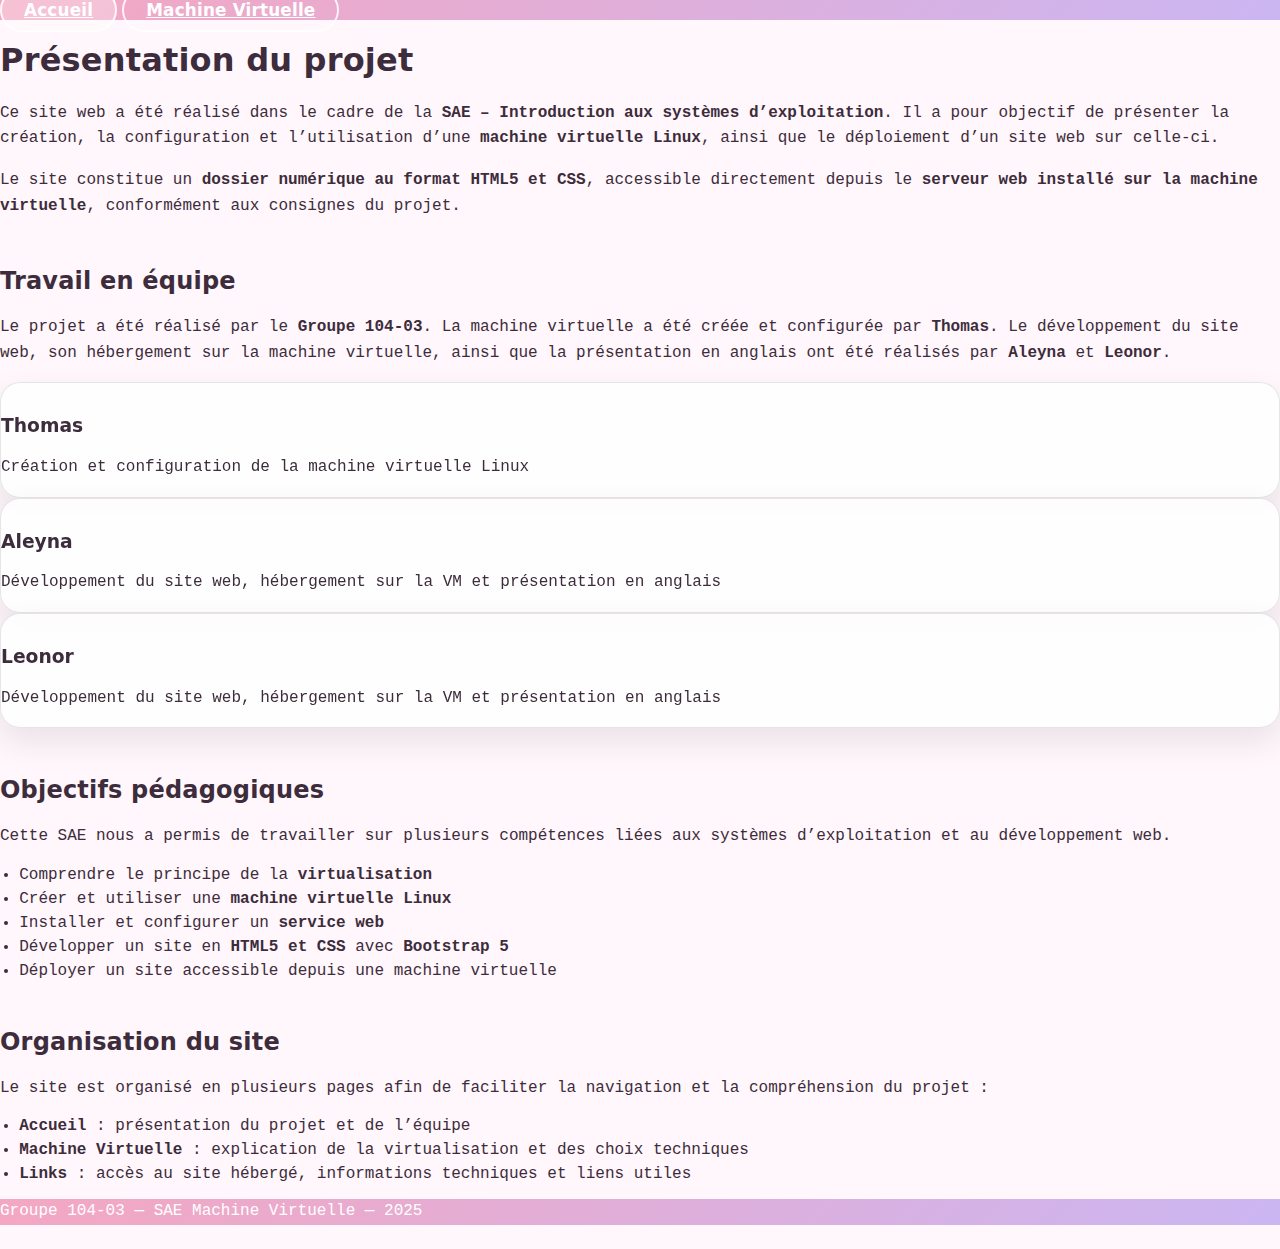
<file: index.html>
<!doctype html>
<html lang="fr">
<head>
    <meta charset="utf-8">
    <meta name="viewport" content="width=device-width, initial-scale=1">
    <title>Accueil | Groupe 104-03</title>

    <!-- Bootstrap 5 -->
    <link href="https://cdn.jsdelivr.net/npm/bootstrap@5.3.8/dist/css/bootstrap.min.css"
          rel="stylesheet"
          integrity="sha384-sRIl4kxILFvY47J16cr9ZwB07vP4J8+LH7qKQnuqkuIAvNWLzeN8tE5YBujZqJLB"
          crossorigin="anonymous">

    <link href="assets/css/style.css" rel="stylesheet">
</head>

<body>

<header class="topbar sticky-top">
    <div class="container py-3">
        <nav class="nav justify-content-center gap-3" aria-label="Navigation principale">
            <a class="nav-link nav-pill active" aria-current="page" href="index.html">Accueil</a>
            <a class="nav-link nav-pill" href="virtuelle.html">Machine Virtuelle</a>

        </nav>
    </div>
</header>


<main class="container my-5">

    <section class="mb-5">
        <h1 class="mb-3">Présentation du projet</h1>

        <p>
            Ce site web a été réalisé dans le cadre de la
            <strong>SAE – Introduction aux systèmes d’exploitation</strong>.
            Il a pour objectif de présenter la création, la configuration et l’utilisation
            d’une <strong>machine virtuelle Linux</strong>, ainsi que le déploiement d’un site web
            sur celle-ci.
        </p>

        <p>
            Le site constitue un <strong>dossier numérique au format HTML5 et CSS</strong>,
            accessible directement depuis le <strong>serveur web installé sur la machine virtuelle</strong>,
            conformément aux consignes du projet.
        </p>
    </section>

    <!-- ÉQUIPE -->
    <section class="mb-5">
        <h2 class="mb-3">Travail en équipe</h2>

        <p>
            Le projet a été réalisé par le <strong>Groupe 104-03</strong>.
            La machine virtuelle a été créée et configurée par <strong>Thomas</strong>.
            Le développement du site web, son hébergement sur la machine virtuelle,
            ainsi que la présentation en anglais ont été réalisés  par
            <strong>Aleyna</strong> et <strong>Leonor</strong>.
        </p>

        <div class="row g-3 mt-3">
            <div class="col-md-4">
                <div class="card card-soft h-100">
                    <div class="card-body">
                        <h3 class="h6 mb-1">Thomas</h3>
                        <p class="mb-0 text-muted">Création et configuration de la machine virtuelle Linux</p>
                    </div>
                </div>
            </div>

            <div class="col-md-4">
                <div class="card card-soft h-100">
                    <div class="card-body">
                        <h3 class="h6 mb-1">Aleyna</h3>
                        <p class="mb-0 text-muted">
                            Développement du site web, hébergement sur la VM et présentation en anglais
                        </p>
                    </div>
                </div>
            </div>

            <div class="col-md-4">
                <div class="card card-soft h-100">
                    <div class="card-body">
                        <h3 class="h6 mb-1">Leonor</h3>
                        <p class="mb-0 text-muted">
                            Développement du site web, hébergement sur la VM et présentation en anglais
                        </p>
                    </div>
                </div>
            </div>
        </div>
    </section>

    <!-- OBJECTIFS -->
    <section class="mb-5">
        <h2 class="mb-3">Objectifs pédagogiques</h2>

        <p>
            Cette SAE nous a permis de travailler sur plusieurs compétences liées aux
            systèmes d’exploitation et au développement web.
        </p>

        <ul>
            <li>Comprendre le principe de la <strong>virtualisation</strong></li>
            <li>Créer et utiliser une <strong>machine virtuelle Linux</strong></li>
            <li>Installer et configurer un <strong>service web</strong></li>
            <li>Développer un site en <strong>HTML5 et CSS</strong> avec <strong>Bootstrap 5</strong></li>
            <li>Déployer un site accessible depuis une machine virtuelle</li>
        </ul>
    </section>

    <!-- ORGANISATION -->
    <section class="mb-5">
        <h2 class="mb-3">Organisation du site</h2>

        <p>
            Le site est organisé en plusieurs pages afin de faciliter la navigation
            et la compréhension du projet :
        </p>

        <ul>
            <li><strong>Accueil</strong> : présentation du projet et de l’équipe</li>
            <li><strong>Machine Virtuelle</strong> : explication de la virtualisation et des choix techniques</li>
            <li><strong>Links</strong> : accès au site hébergé, informations techniques et liens utiles</li>
        </ul>
    </section>


</main>

<footer class="footer py-4">
    <div class="container text-center">
        <p class="mb-0 text-muted">Groupe 104-03 — SAE Machine Virtuelle — 2025</p>
    </div>
</footer>

<!-- Bootstrap JS -->
<script src="https://cdn.jsdelivr.net/npm/bootstrap@5.3.8/dist/js/bootstrap.bundle.min.js"
        integrity="sha384-FKyoEForCGlyvwx9Hj09JcYn3nv7wiPVlz7YYwJrWVcXK/BmnVDxM+D2scQbITxI"
        crossorigin="anonymous"></script>

</body>
</html>
</file>
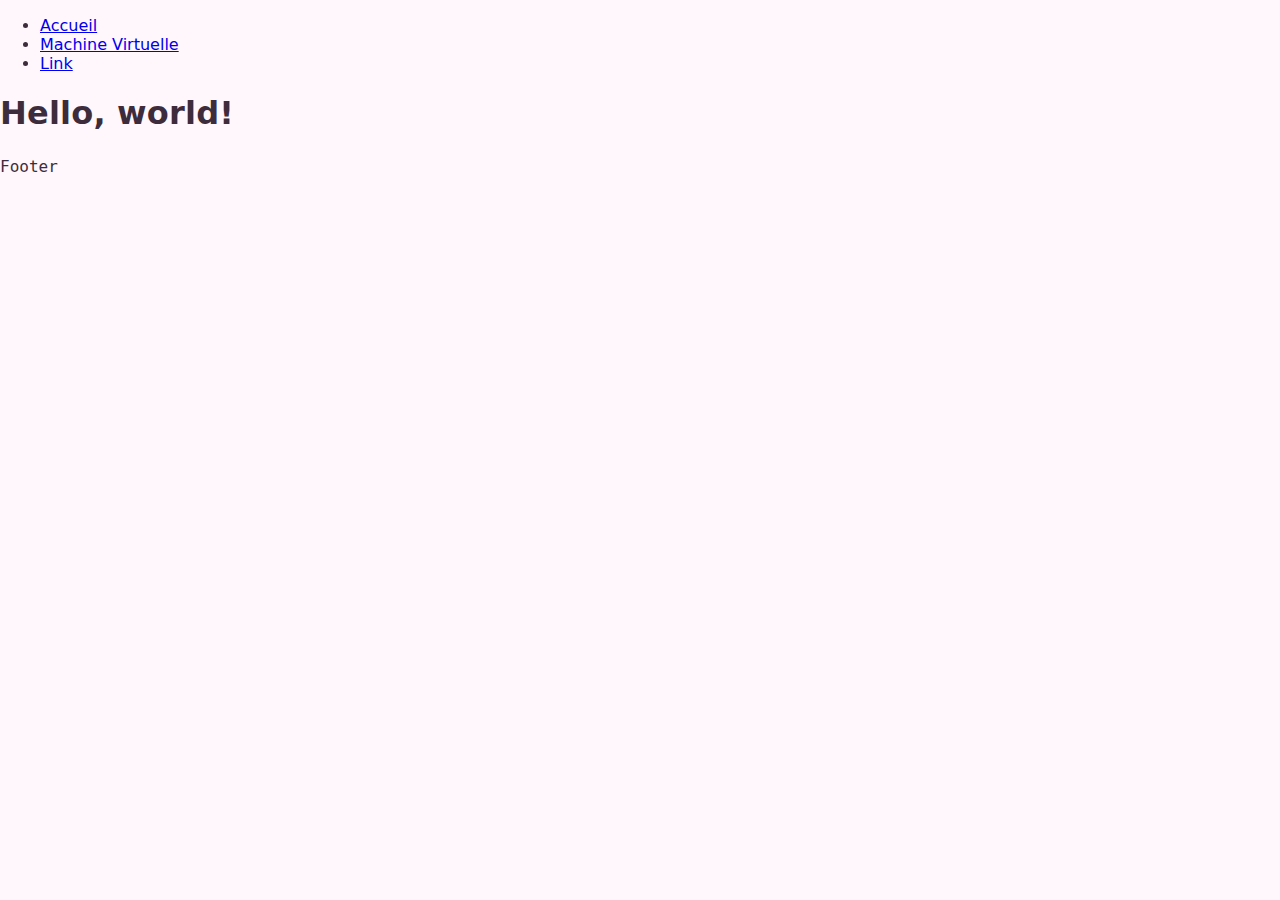
<file: vide.html>
<!doctype html>
<html lang="en">
<head>
    <meta charset="utf-8">
    <meta name="viewport" content="width=device-width, initial-scale=1">
    <title>... | Groupe 104-03</title>
    <link href="https://cdn.jsdelivr.net/npm/bootstrap@5.3.8/dist/css/bootstrap.min.css" rel="stylesheet" integrity="sha384-sRIl4kxILFvY47J16cr9ZwB07vP4J8+LH7qKQnuqkuIAvNWLzeN8tE5YBujZqJLB" crossorigin="anonymous">
    <link href="assets/css/style.css" rel="stylesheet">
</head>

<body>
<script src="https://cdn.jsdelivr.net/npm/bootstrap@5.3.8/dist/js/bootstrap.bundle.min.js" integrity="sha384-FKyoEForCGlyvwx9Hj09JcYn3nv7wiPVlz7YYwJrWVcXK/BmnVDxM+D2scQbITxI" crossorigin="anonymous"></script>

<header>
    <ul class="nav justify-content-center">
        <li class="nav-item">
            <a class="nav-link" href="index.html">Accueil</a>
        </li>
        <li class="nav-item">
            <a class="nav-link" href="virtuelle.html">Machine Virtuelle</a>
        </li>
        <li class="nav-item">
            <a class="nav-link active" aria-current="page" href="vide.html">Link</a>
    </ul>
</header>
<main>
    <h1>Hello, world!</h1>
</main>
<footer>
    <p>Footer</p>
</footer>

</body>
</html>
</file>
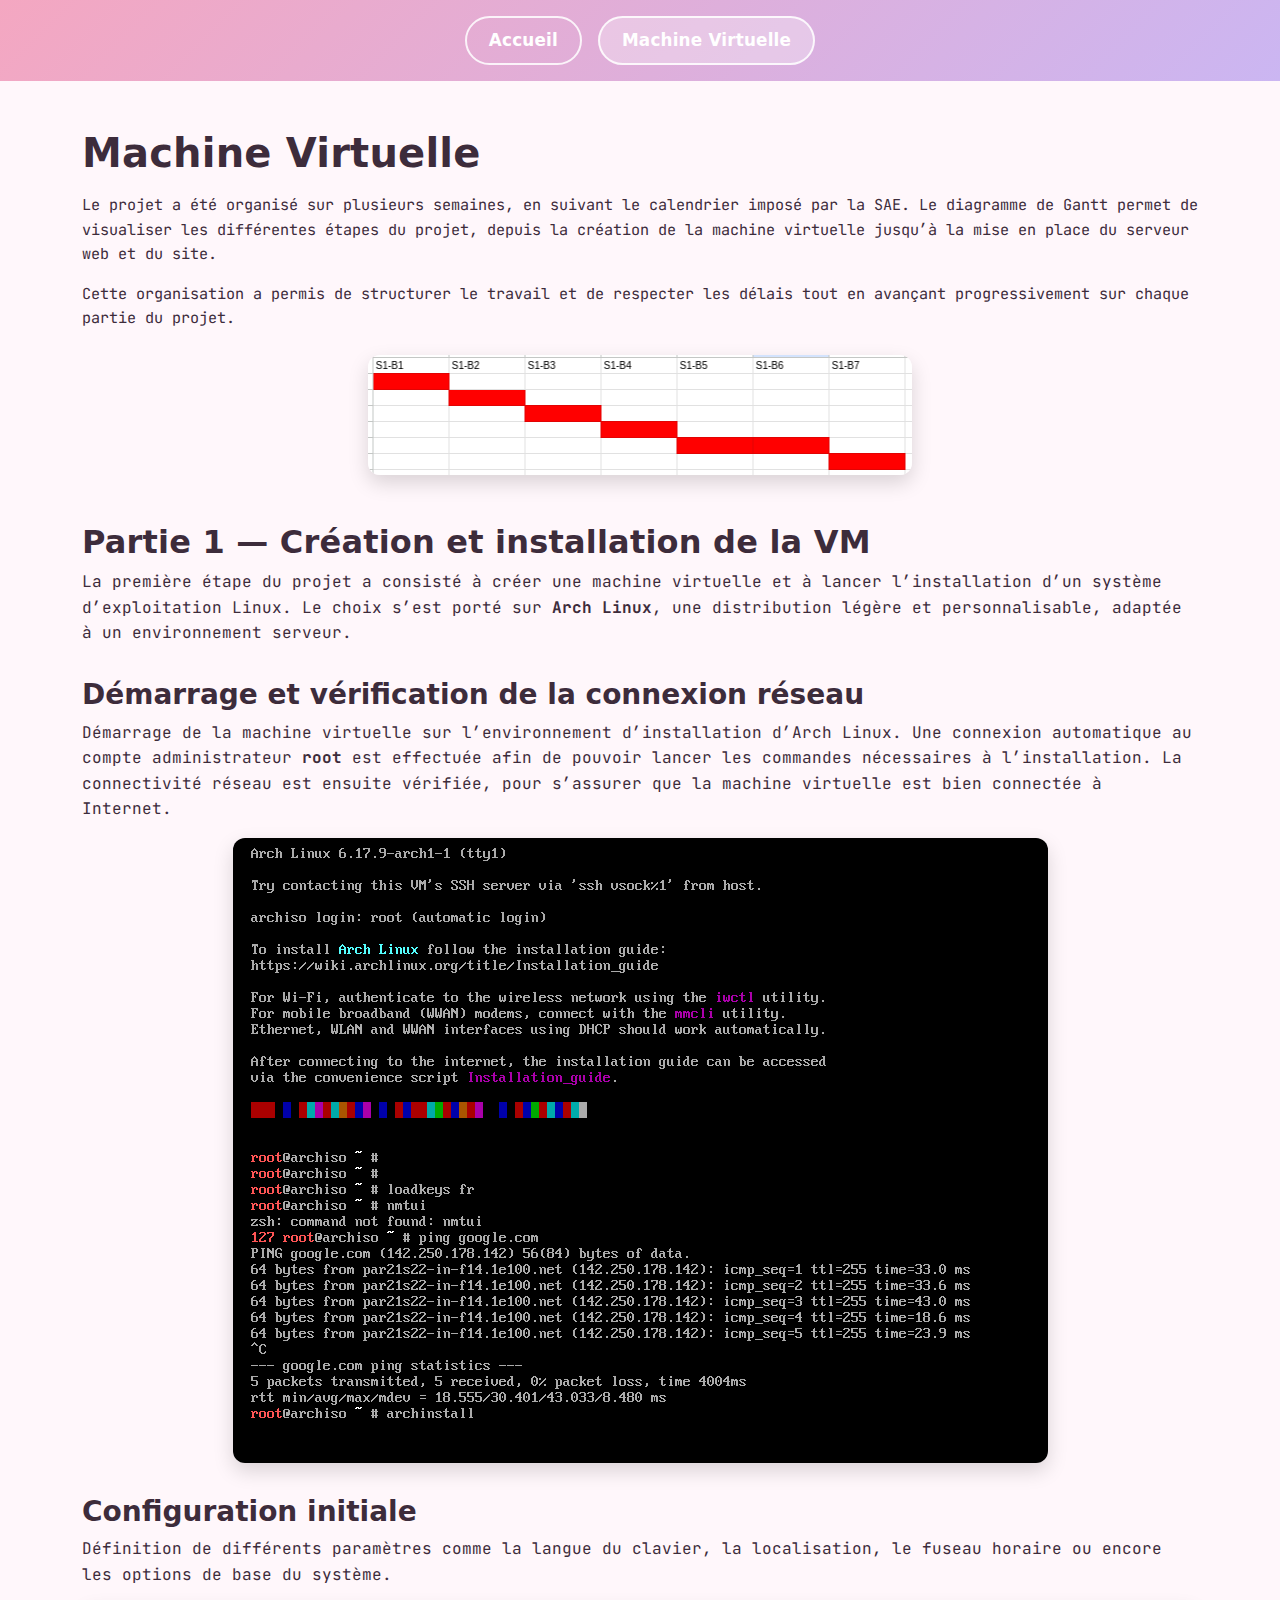
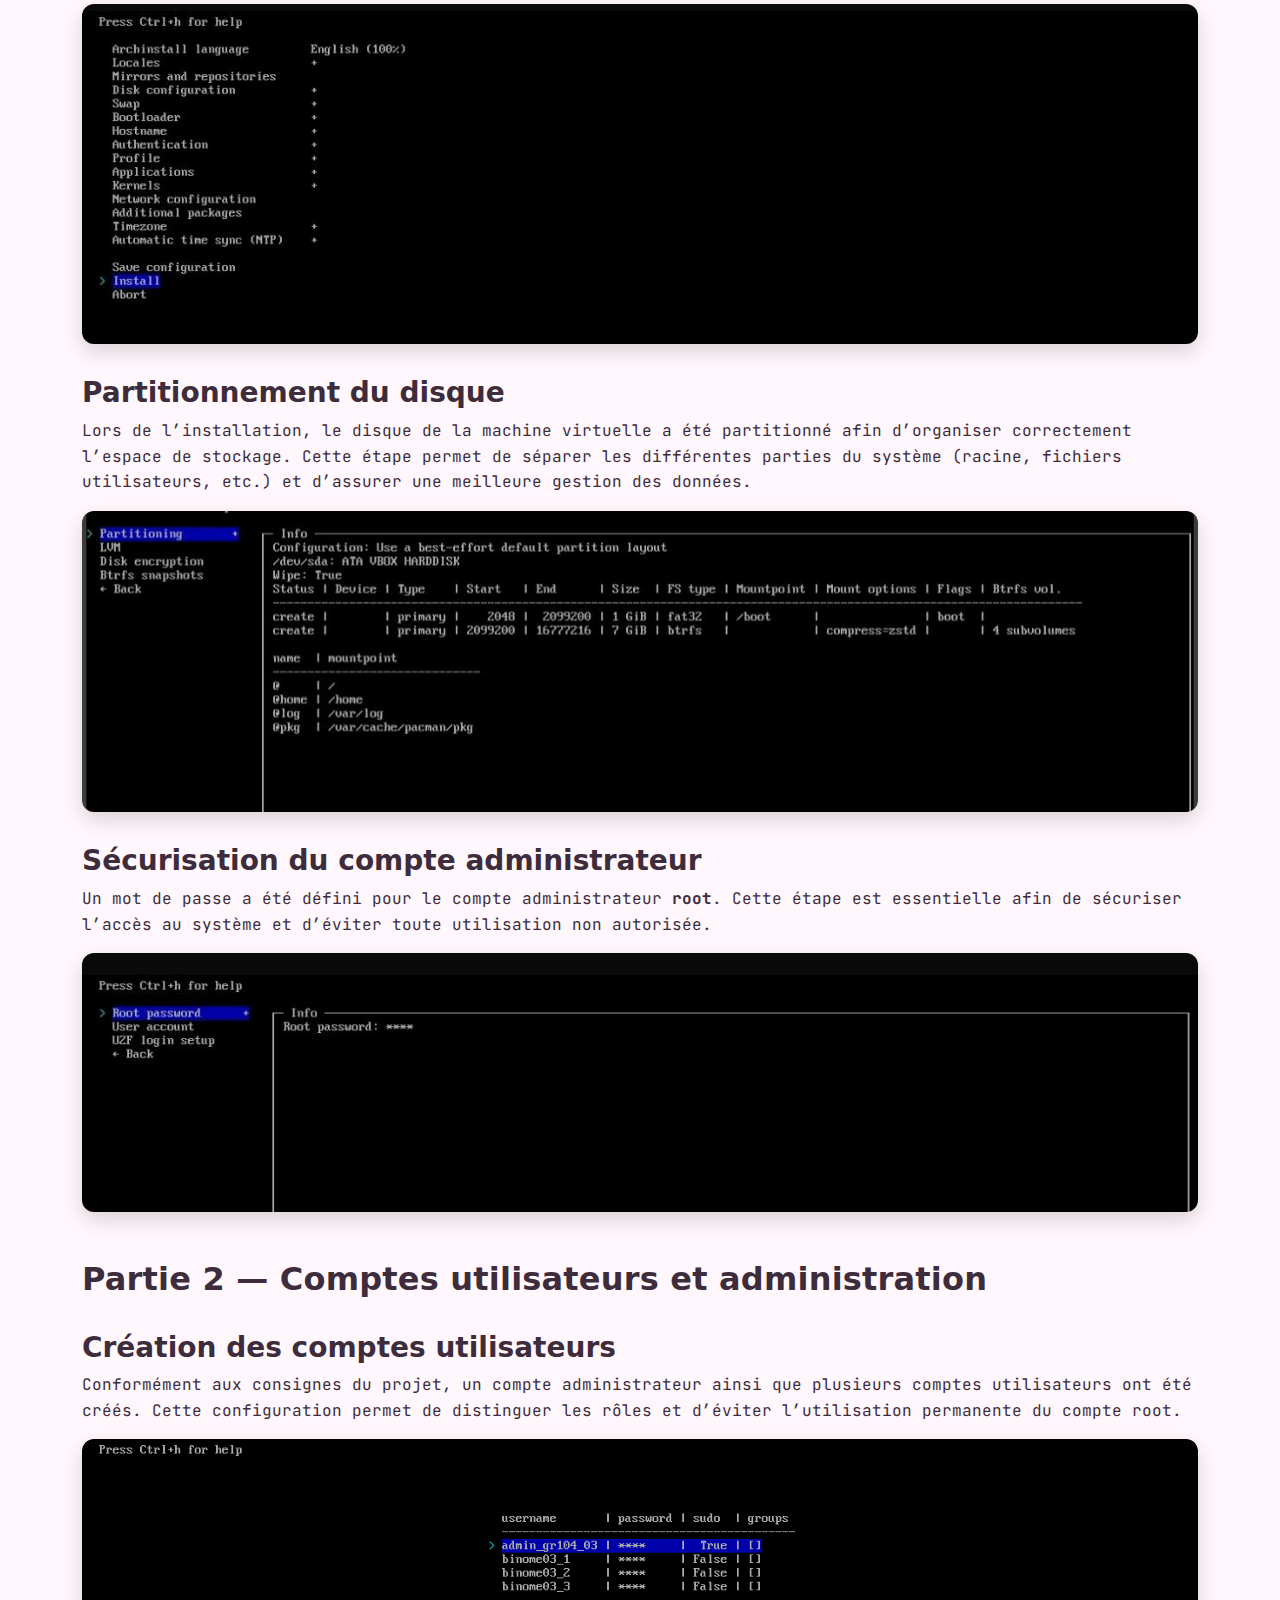
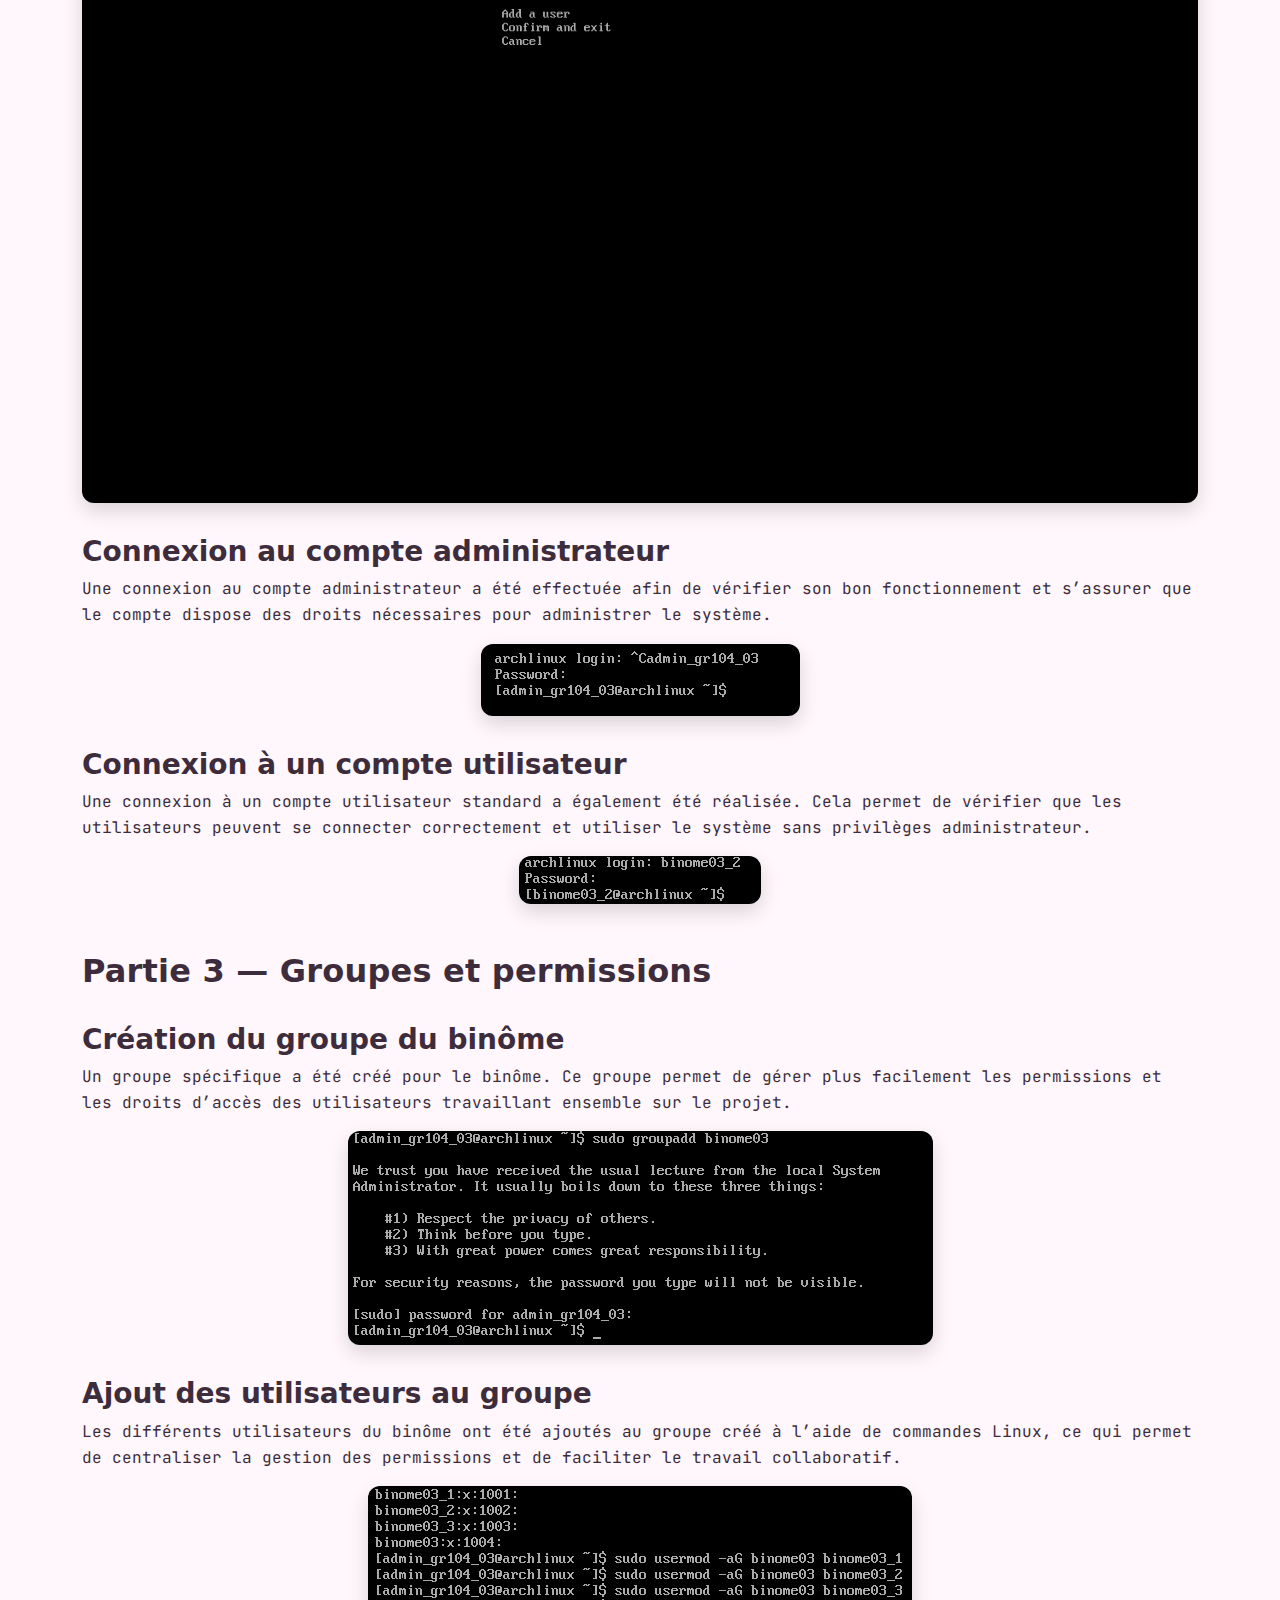
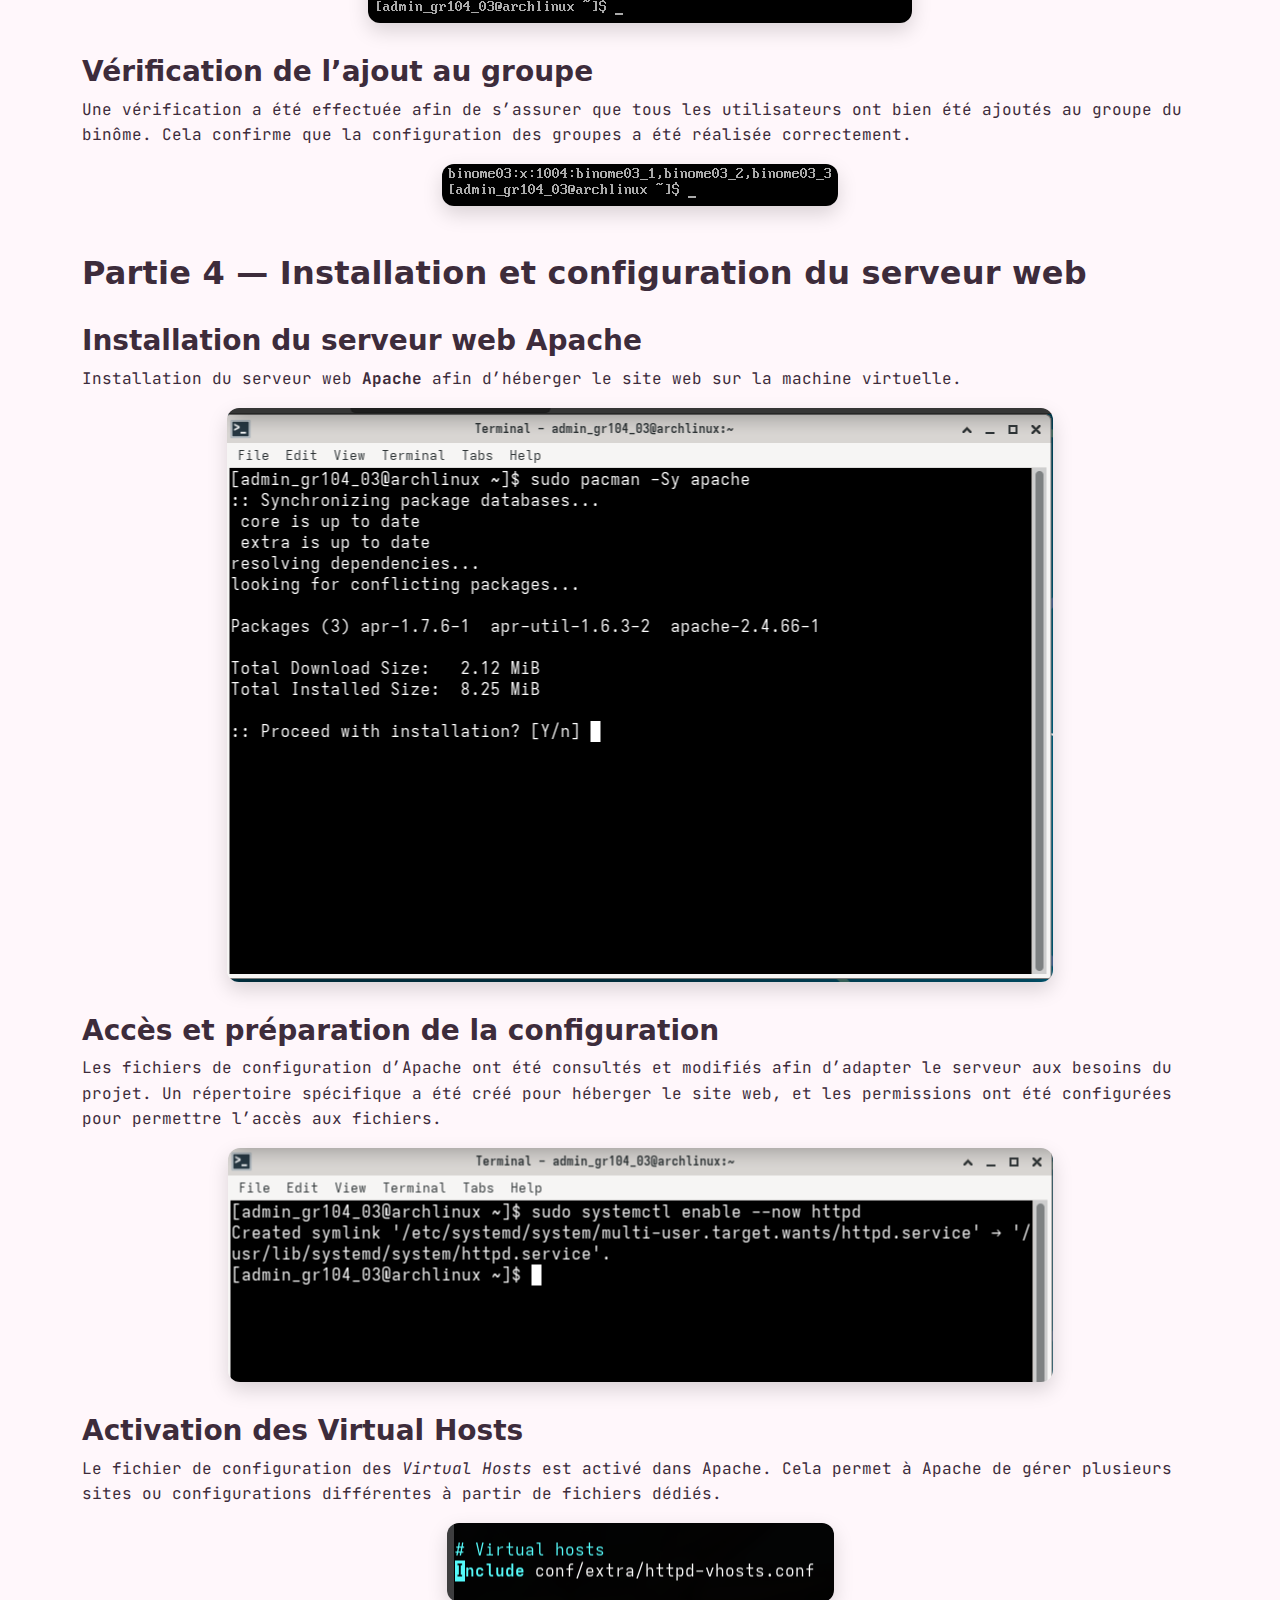
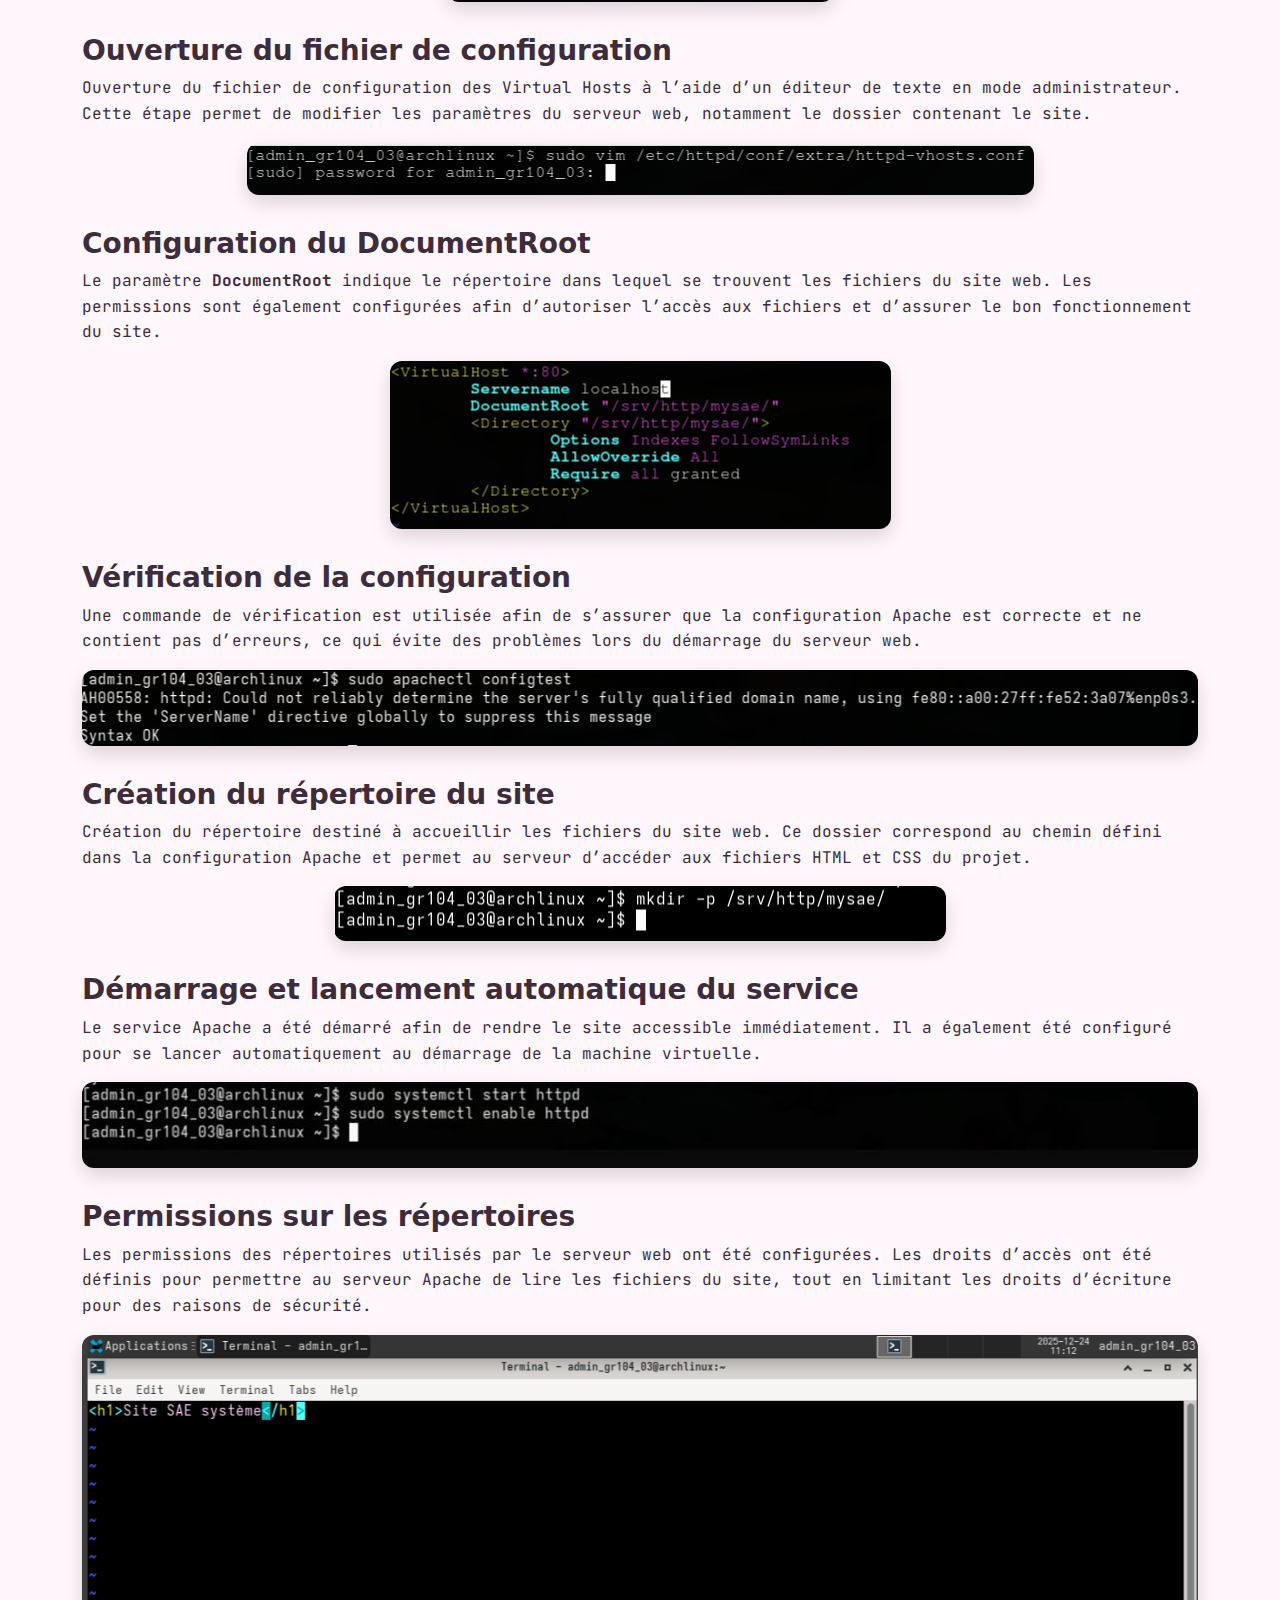
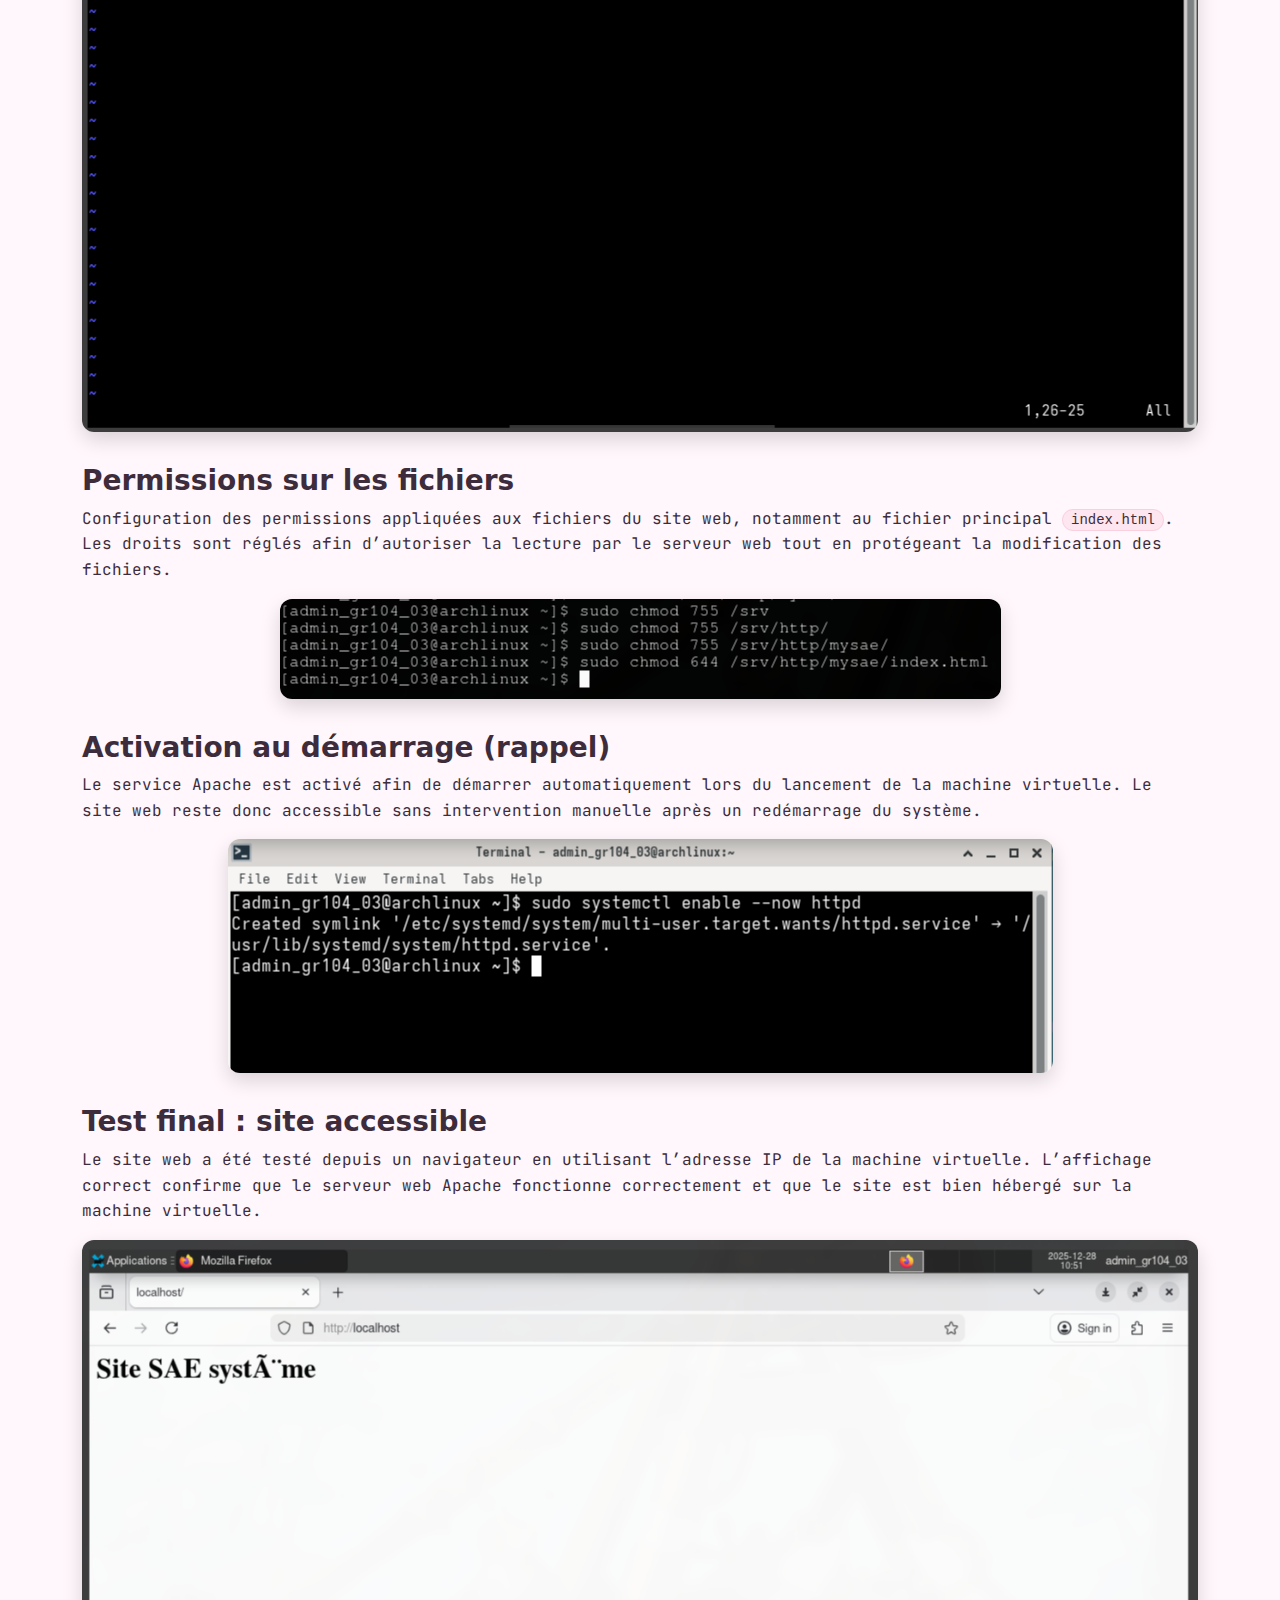
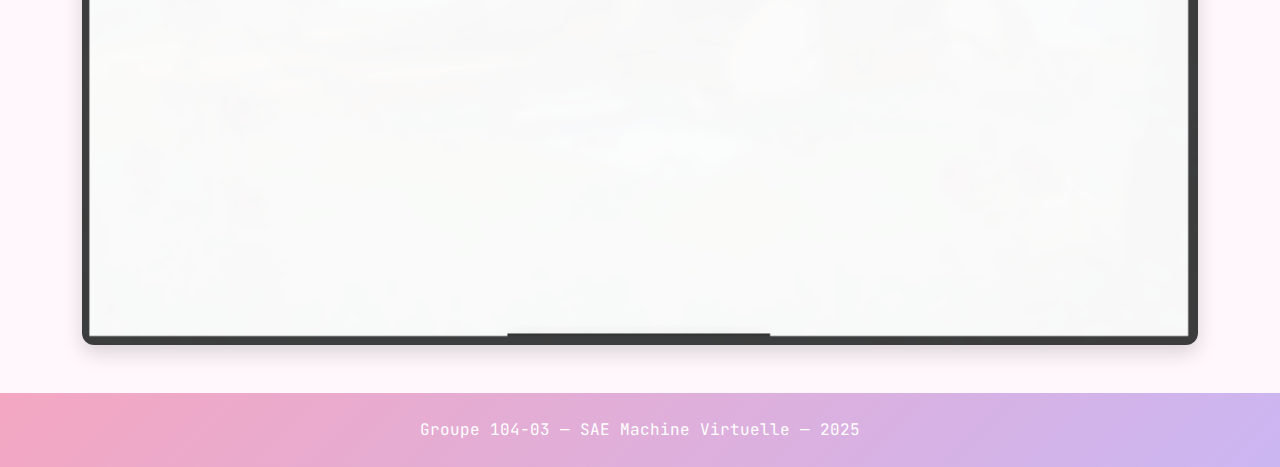
<file: virtuelle.html>
<!doctype html>
<html lang="fr">
<head>
    <meta charset="utf-8">
    <meta name="viewport" content="width=device-width, initial-scale=1">
    <title>Machine Virtuelle | Groupe 104-03</title>

    <!-- Bootstrap 5 -->
    <link href="https://cdn.jsdelivr.net/npm/bootstrap@5.3.8/dist/css/bootstrap.min.css" rel="stylesheet">

    <link href="https://fonts.googleapis.com/css2?family=JetBrains+Mono:wght@300;400;600&display=swap" rel="stylesheet">
    <link href="assets/css/style.css" rel="stylesheet">

</head>

<body>

<header class="topbar sticky-top">
    <div class="container py-3">
        <nav class="nav justify-content-center gap-3">
            <a class="nav-link nav-pill" href="index.html">Accueil</a>
            <a class="nav-link nav-pill active" aria-current="page" href="virtuelle.html">Machine Virtuelle</a>
        </nav>
    </div>
</header>

<main class="container my-5">

    <section class="mb-5">
        <h1 class="mb-3">Machine Virtuelle</h1>

        <p class="section-intro">
            Le projet a été organisé sur plusieurs semaines, en suivant le calendrier imposé par la SAE.
            Le diagramme de Gantt permet de visualiser les différentes étapes du projet, depuis la création
            de la machine virtuelle jusqu’à la mise en place du serveur web et du site.
        </p>
        <p class="section-intro mb-4">
            Cette organisation a permis de structurer le travail et de respecter les délais tout en avançant
            progressivement sur chaque partie du projet.
        </p>

        <img src="assets/images/diagrammegant.png" alt="Diagramme de Gantt du projet" class="vm-img">
    </section>

    <section class="mb-5">
        <h2>Partie 1 — Création et installation de la VM</h2>

        <p>
            La première étape du projet a consisté à créer une machine virtuelle et à lancer l’installation
            d’un système d’exploitation Linux. Le choix s’est porté sur <strong>Arch Linux</strong>, une distribution
            légère et personnalisable, adaptée à un environnement serveur.
        </p>

        <h3>Démarrage et vérification de la connexion réseau</h3>
        <p>
            Démarrage de la machine virtuelle sur l’environnement d’installation d’Arch Linux.
            Une connexion automatique au compte administrateur <strong>root</strong> est effectuée afin de pouvoir
            lancer les commandes nécessaires à l’installation. La connectivité réseau est ensuite vérifiée,
            pour s’assurer que la machine virtuelle est bien connectée à Internet.
        </p>
        <img src="assets/images/basearchinstall.png" alt="Installation de base sur Arch Linux" class="vm-img">

        <h3>Configuration initiale</h3>
        <p>
            Définition de différents paramètres comme la langue du clavier, la localisation,
            le fuseau horaire ou encore les options de base du système.
        </p>
        <img src="assets/images/part1img2.jpeg" alt="Démarrage Arch Linux et test réseau" class="vm-img">

        <h3>Partitionnement du disque</h3>
        <p>
            Lors de l’installation, le disque de la machine virtuelle a été partitionné afin d’organiser
            correctement l’espace de stockage. Cette étape permet de séparer les différentes parties du système
            (racine, fichiers utilisateurs, etc.) et d’assurer une meilleure gestion des données.
        </p>
        <img src="assets/images/part1img3.jpeg" alt="Paramètres initiaux du système" class="vm-img">

        <h3>Sécurisation du compte administrateur</h3>
        <p>
            Un mot de passe a été défini pour le compte administrateur <strong>root</strong>.
            Cette étape est essentielle afin de sécuriser l’accès au système et d’éviter toute utilisation non autorisée.
        </p>
        <img src="assets/images/part1img4.jpeg" alt="Partitionnement du disque de la VM" class="vm-img">

    </section>

    <section class="mb-5">
        <h2>Partie 2 — Comptes utilisateurs et administration</h2>

        <h3>Création des comptes utilisateurs</h3>
        <p>
            Conformément aux consignes du projet, un compte administrateur ainsi que plusieurs comptes utilisateurs ont été créés.
            Cette configuration permet de distinguer les rôles et d’éviter l’utilisation permanente du compte root.
        </p>
        <img src="assets/images/creationdesuseretduadmin.png" alt="Création des comptes utilisateurs et admin" class="vm-img">

        <h3>Connexion au compte administrateur</h3>
        <p>
            Une connexion au compte administrateur a été effectuée afin de vérifier son bon fonctionnement
            et s’assurer que le compte dispose des droits nécessaires pour administrer le système.
        </p>
        <img src="assets/images/logintotheadminaccount.png" alt="Connexion au compte administrateur" class="vm-img">

        <h3>Connexion à un compte utilisateur</h3>
        <p>
            Une connexion à un compte utilisateur standard a également été réalisée.
            Cela permet de vérifier que les utilisateurs peuvent se connecter correctement et utiliser le système sans privilèges administrateur.
        </p>
        <img src="assets/images/logginasauser.png" alt="Connexion à un compte utilisateur standard" class="vm-img">
    </section>

    <section class="mb-5">
        <h2>Partie 3 — Groupes et permissions</h2>

        <h3>Création du groupe du binôme</h3>
        <p>
            Un groupe spécifique a été créé pour le binôme. Ce groupe permet de gérer plus facilement
            les permissions et les droits d’accès des utilisateurs travaillant ensemble sur le projet.
        </p>
        <img src="assets/images/creationdugroup.png" alt="Création du groupe du binôme" class="vm-img">

        <h3>Ajout des utilisateurs au groupe</h3>
        <p>
            Les différents utilisateurs du binôme ont été ajoutés au groupe créé à l’aide de commandes Linux,
            ce qui permet de centraliser la gestion des permissions et de faciliter le travail collaboratif.
        </p>
        <img src="assets/images/commandpourajouterlesbinomeaugroup.png" alt="Ajout des utilisateurs au groupe" class="vm-img">

        <h3>Vérification de l’ajout au groupe</h3>
        <p>
            Une vérification a été effectuée afin de s’assurer que tous les utilisateurs ont bien été ajoutés au groupe du binôme.
            Cela confirme que la configuration des groupes a été réalisée correctement.
        </p>
        <img src="assets/images/resultatdelajoutdesbinomeaugroupbinome.png" alt="Vérification des membres du groupe" class="vm-img">
    </section>

    <section class="mb-5">
        <h2>Partie 4 — Installation et configuration du serveur web</h2>

        <h3>Installation du serveur web Apache</h3>
        <p>
            Installation du serveur web <strong>Apache</strong> afin d’héberger le site web sur la machine virtuelle.
        </p>
        <img src="assets/images/installationdeapache.png" alt="Installation d'Apache" class="vm-img">

        <h3>Accès et préparation de la configuration</h3>
        <p>
            Les fichiers de configuration d’Apache ont été consultés et modifiés afin d’adapter le serveur aux besoins du projet.
            Un répertoire spécifique a été créé pour héberger le site web, et les permissions ont été configurées pour permettre l’accès aux fichiers.
        </p>
        <img src="assets/images/creationdunprocessusaulencementpourdemarerlesiteaulancementdelavm.png"
             alt="Préparation et configuration du service Apache" class="vm-img">

        <h3>Activation des Virtual Hosts</h3>
        <p>
            Le fichier de configuration des <em>Virtual Hosts</em> est activé dans Apache.
            Cela permet à Apache de gérer plusieurs sites ou configurations différentes à partir de fichiers dédiés.
        </p>
        <img src="assets/images/decommentercettelignepourlevhost.png" alt="Activation du fichier vhosts" class="vm-img">

        <h3>Ouverture du fichier de configuration</h3>
        <p>
            Ouverture du fichier de configuration des Virtual Hosts à l’aide d’un éditeur de texte en mode administrateur.
            Cette étape permet de modifier les paramètres du serveur web, notamment le dossier contenant le site.
        </p>
        <img src="assets/images/w.jpeg" alt="Ouverture du fichier vhosts" class="vm-img">

        <h3>Configuration du DocumentRoot</h3>
        <p>
            Le paramètre <strong>DocumentRoot</strong> indique le répertoire dans lequel se trouvent les fichiers du site web.
            Les permissions sont également configurées afin d’autoriser l’accès aux fichiers et d’assurer le bon fonctionnement du site.
        </p>
        <img src="assets/images/configdevhost.png" alt="Configuration du Virtual Host et DocumentRoot" class="vm-img">

        <h3>Vérification de la configuration</h3>
        <p>
            Une commande de vérification est utilisée afin de s’assurer que la configuration Apache est correcte et ne contient pas d’erreurs,
            ce qui évite des problèmes lors du démarrage du serveur web.
        </p>
        <img src="assets/images/wo.jpeg" alt="Vérification de la configuration Apache" class="vm-img">

        <h3>Création du répertoire du site</h3>
        <p>
            Création du répertoire destiné à accueillir les fichiers du site web. Ce dossier correspond au chemin défini dans la configuration Apache
            et permet au serveur d’accéder aux fichiers HTML et CSS du projet.
        </p>
        <img src="assets/images/wom.png" alt="Création du répertoire du site" class="vm-img">

        <h3>Démarrage et lancement automatique du service</h3>
        <p>
            Le service Apache a été démarré afin de rendre le site accessible immédiatement.
            Il a également été configuré pour se lancer automatiquement au démarrage de la machine virtuelle.
        </p>
        <img src="assets/images/womp.jpg" alt="Démarrage et activation du service Apache" class="vm-img">

        <h3>Permissions sur les répertoires</h3>
        <p>
            Les permissions des répertoires utilisés par le serveur web ont été configurées.
            Les droits d’accès ont été définis pour permettre au serveur Apache de lire les fichiers du site,
            tout en limitant les droits d’écriture pour des raisons de sécurité.
        </p>
        <img src="assets/images/petitmessagesurlapageweb.png" alt="Configuration des permissions sur les répertoires" class="vm-img">

        <h3>Permissions sur les fichiers</h3>
        <p>
            Configuration des permissions appliquées aux fichiers du site web, notamment au fichier principal <code>index.html</code>.
            Les droits sont réglés afin d’autoriser la lecture par le serveur web tout en protégeant la modification des fichiers.
        </p>
        <img src="assets/images/defdesdroitspourlesrepertoires.png" alt="Configuration des permissions sur les fichiers" class="vm-img">

        <h3>Activation au démarrage (rappel)</h3>
        <p>
            Le service Apache est activé afin de démarrer automatiquement lors du lancement de la machine virtuelle.
            Le site web reste donc accessible sans intervention manuelle après un redémarrage du système.
        </p>
        <img src="assets/images/creationdunprocessusaulencementpourdemarerlesiteaulancementdelavm.png"
             alt="Activation automatique du service Apache" class="vm-img">

        <h3>Test final : site accessible</h3>
        <p>
            Le site web a été testé depuis un navigateur en utilisant l’adresse IP de la machine virtuelle.
            L’affichage correct confirme que le serveur web Apache fonctionne correctement et que le site est bien hébergé sur la machine virtuelle.
        </p>
        <img src="assets/images/wompw.png" alt="Site web accessible depuis la VM" class="vm-img">
    </section>

</main>

<!-- FOOTER -->
<footer class="footer py-4">
    <div class="container text-center">
        <p class="mb-0">Groupe 104-03 — SAE Machine Virtuelle — 2025</p>
    </div>
</footer>

<!-- Bootstrap JS -->
<script src="https://cdn.jsdelivr.net/npm/bootstrap@5.3.8/dist/js/bootstrap.bundle.min.js"></script>

</body>
</html>
</file>
<file: assets/css/style.css>
/* 🌸 Girly pastel theme */
:root{
    --bg: #FFF7FB;          /* fond très clair rosé */
    --text: #3D2C3B;        /* prune doux */
    --primary: #F4A7C1;     /* rose pastel */
    --primary-dark: #E98AAF;/* rose un peu plus soutenu */
    --accent: #CBB6F2;      /* lavande pastel */
    --white: #FFFFFF;
    --border: rgba(61,44,59,.12);
    --shadow: 0 14px 32px rgba(61,44,59,.10);
}

        h2 { margin-top: 3rem; }
        h3 { margin-top: 2rem; }
        .vm-img {
            display: block;
            margin: 1rem auto 2rem auto;
            max-width: 100%;
            border-radius: 12px;
            box-shadow: 0 8px 20px rgba(0,0,0,0.15);
        }
        .section-intro { font-size: 0.95rem; }

body{
    margin: 0;
    background: var(--bg);
    color: var(--text);
}

/* 💗 Top bar */
.topbar{
    background: linear-gradient(135deg, var(--primary), var(--accent));
}

/* Navbar pills */
.nav-pill{
    border: 2px solid rgba(255,255,255,.85);
    border-radius: 999px;
    padding: 10px 22px;
    color: #fff;
    font-weight: 700;
    font-size: 1.05rem;
    letter-spacing: .2px;
    transition: transform .12s ease, background .12s ease, color .12s ease;
}

.nav-pill:hover{
    background: rgba(255,255,255,.25);
    color: #fff;
    transform: translateY(-1px);
}

.nav-pill.active{
    background: rgba(255,255,255,.30);
    color: #fff;
}

/* Titles */
h1, h2{
    letter-spacing: .2px;
}

.section-title{
    font-weight: 800;
}

/* 💌 Cards */
.card-soft{
    border: 1px solid var(--border);
    background: rgba(255,255,255,.88);
    border-radius: 20px;
    box-shadow: var(--shadow);
    transition: transform .12s ease, box-shadow .12s ease;
    backdrop-filter: blur(4px);
}

.card-soft:hover{
    transform: translateY(-2px);
    box-shadow: 0 18px 40px rgba(61,44,59,.12);
}

/* Soft highlight for code blocks (IP, URL) */
code{
    background: rgba(244,167,193,.20);
    border: 1px solid rgba(244,167,193,.35);
    padding: 2px 8px;
    border-radius: 999px;
    color: var(--text);
}

/* Lists a bit nicer */
main ul{
    margin-bottom: 0;
    padding-left: 1.2rem;
}

main li{
    margin-bottom: 6px;
}

/* 🌷 Buttons (Bootstrap override) */
.btn-primary{
    background-color: var(--primary);
    border-color: var(--primary);
    font-weight: 700;
}

.btn-primary:hover{
    background-color: var(--primary-dark);
    border-color: var(--primary-dark);
}

.btn-outline-light{
    font-weight: 700;
}

/* Footer */
.footer{
    background: linear-gradient(135deg, var(--primary), var(--accent));
    color: #fff;
}

/* Slightly nicer paragraphs */
p{
    line-height: 1.6;
}

/* =========================
   POLICES – COHÉRENCE SITE
   ========================= */

/* Texte principal : style informatique */
body {
    font-family: 'JetBrains Mono', monospace;
}

/* Titres : police classique (Bootstrap par défaut) */
h1, h2, h3 {
    font-family: system-ui, -apple-system, "Segoe UI", Roboto, Arial, sans-serif;
     font-weight: 600;
}

/* Navbar : police classique */
.nav,
.nav-link {
    font-family: system-ui, -apple-system, "Segoe UI", Roboto, Arial, sans-serif;
}
</file>
